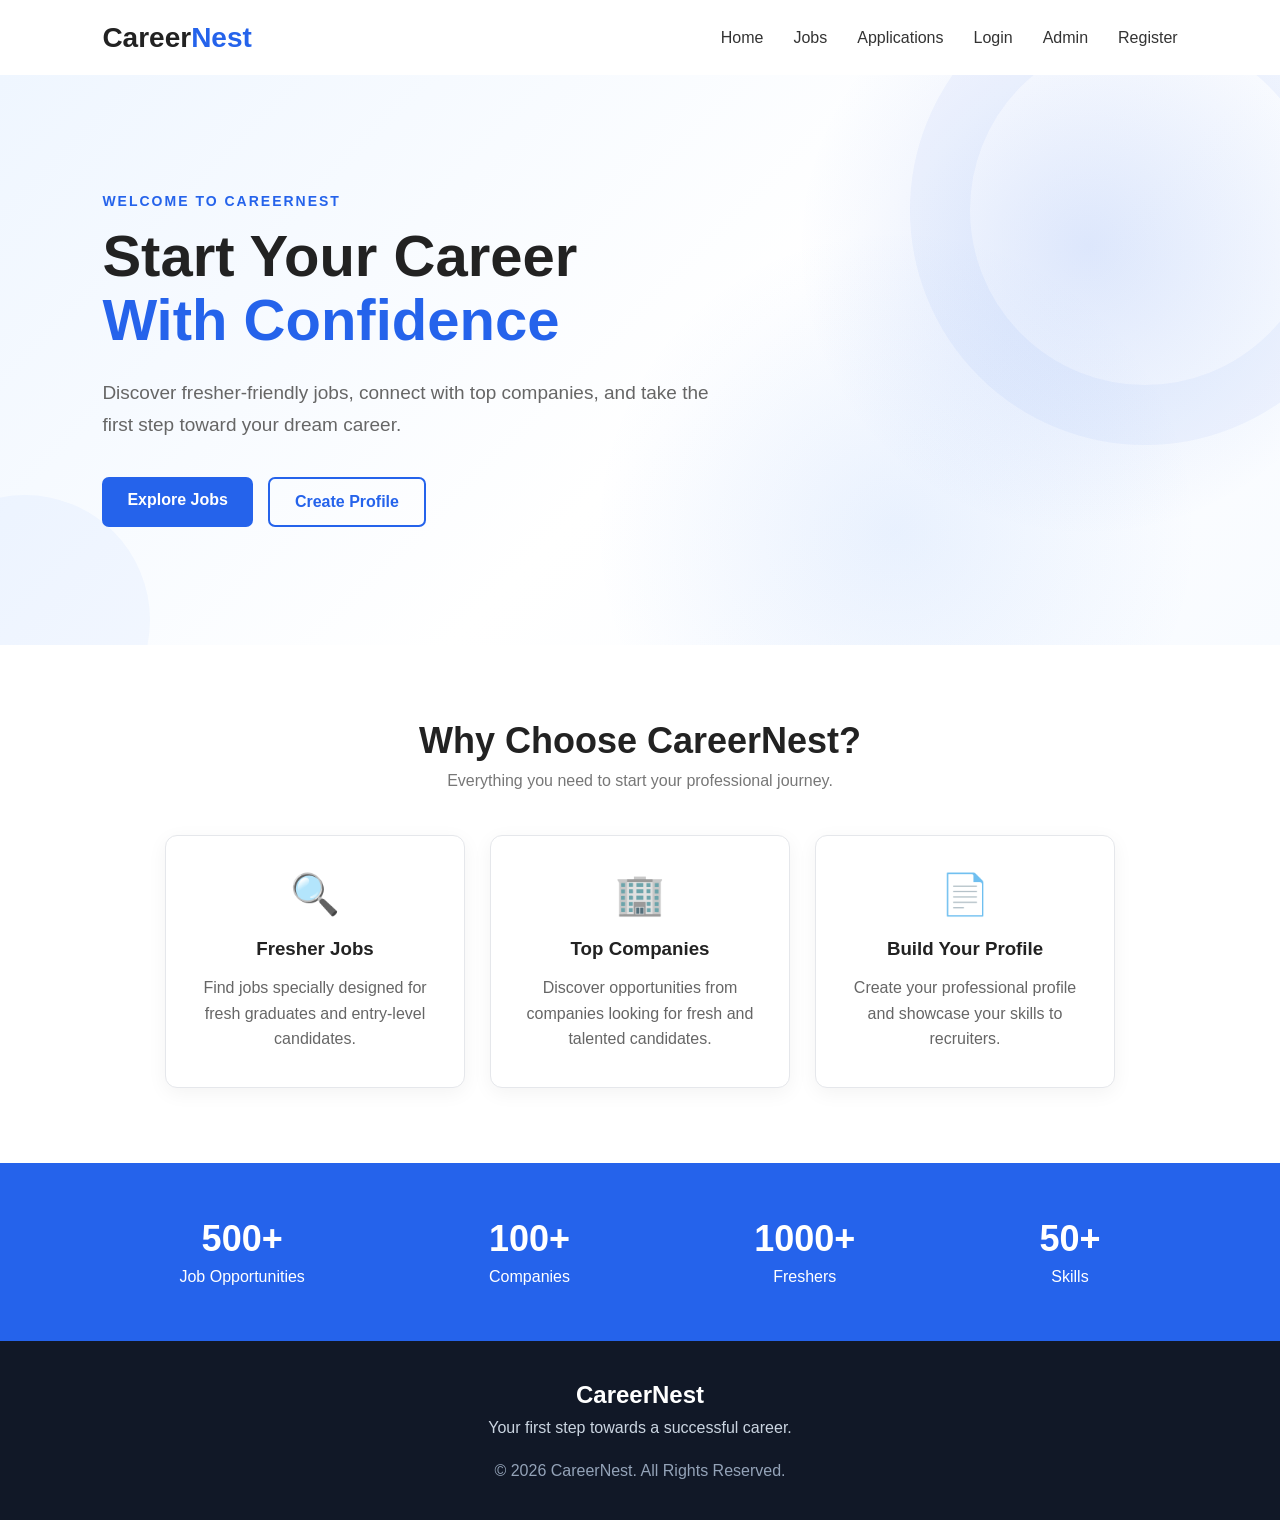
<file: src/main/resources/static/index.html>
<!DOCTYPE html>
<html lang="en">
<head>
    <meta charset="UTF-8">
    <meta name="viewport" content="width=device-width, initial-scale=1.0">
    <title>CareerNest - Fresher Job Portal</title>
    <link rel="stylesheet" href="style.css">
</head>

<body>

<header>
    <nav class="navbar">
        <div class="logo">Career<span>Nest</span></div>

        <ul class="nav-links">
    <li><a href="index.html">Home</a></li>
    <li><a href="jobs.html">Jobs</a></li>
    <li><a href="applications.html">Applications</a></li>
    <li><a href="login.html">Login</a></li>
    <li><a href="admin.html">Admin</a></li>
    <li><a href="register.html">Register</a></li>
</ul>
    </nav>
</header>

<section class="hero">
    <div class="hero-content">
        <p class="small-title">WELCOME TO CAREERNEST</p>

        <h1>Start Your Career<br>
            <span>With Confidence</span>
        </h1>

        <p class="hero-text">
            Discover fresher-friendly jobs, connect with top companies,
            and take the first step toward your dream career.
        </p>

        <div class="hero-buttons">
            <a href="jobs.html" class="primary-btn">Explore Jobs</a>
            <a href="register.html" class="secondary-btn">Create Profile</a>
        </div>
    </div>
</section>

<section class="features">
    <h2>Why Choose CareerNest?</h2>
    <p class="section-description">
        Everything you need to start your professional journey.
    </p>

    <div class="feature-container">

        <div class="feature-card">
            <div class="feature-icon">🔍</div>
            <h3>Fresher Jobs</h3>
            <p>
                Find jobs specially designed for fresh graduates
                and entry-level candidates.
            </p>
        </div>

        <div class="feature-card">
            <div class="feature-icon">🏢</div>
            <h3>Top Companies</h3>
            <p>
                Discover opportunities from companies looking
                for fresh and talented candidates.
            </p>
        </div>

        <div class="feature-card">
            <div class="feature-icon">📄</div>
            <h3>Build Your Profile</h3>
            <p>
                Create your professional profile and showcase
                your skills to recruiters.
            </p>
        </div>

    </div>
</section>

<section class="stats">

    <div class="stat">
        <h2>500+</h2>
        <p>Job Opportunities</p>
    </div>

    <div class="stat">
        <h2>100+</h2>
        <p>Companies</p>
    </div>

    <div class="stat">
        <h2>1000+</h2>
        <p>Freshers</p>
    </div>

    <div class="stat">
        <h2>50+</h2>
        <p>Skills</p>
    </div>

</section>

<footer>
    <div class="footer-content">
        <h2>CareerNest</h2>
        <p>Your first step towards a successful career.</p>
    </div>

    <p class="copyright">
        © 2026 CareerNest. All Rights Reserved.
    </p>
</footer>

<script src="script.js"></script>

</body>
</html>
</file>
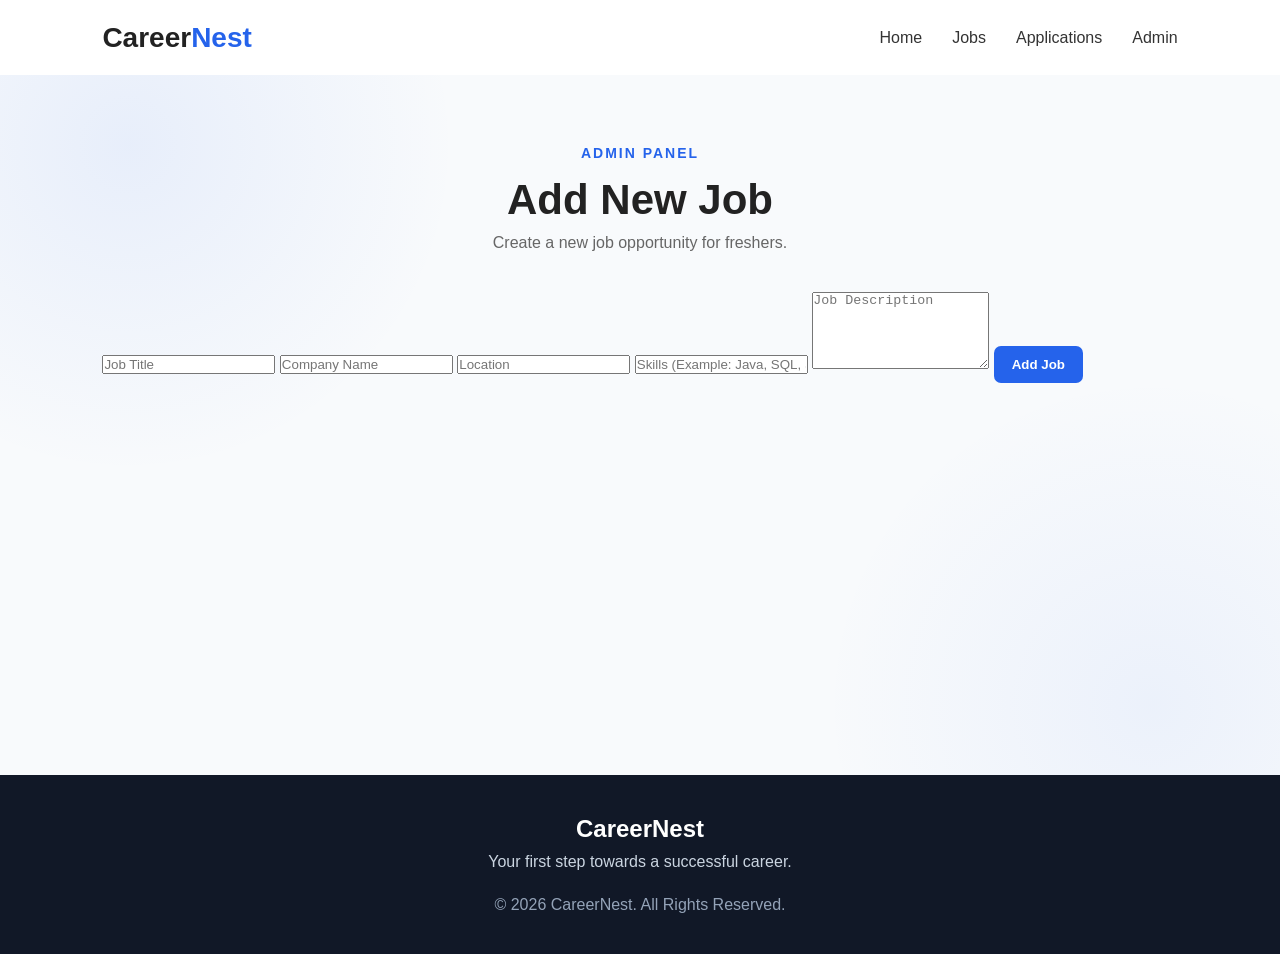
<file: src/main/resources/static/add-job.html>
<!DOCTYPE html>
<html lang="en">

<head>
    <meta charset="UTF-8">
    <meta name="viewport" content="width=device-width, initial-scale=1.0">

    <title>Add Job - CareerNest</title>

    <link rel="stylesheet" href="style.css">
</head>

<body>

<header>
    <nav class="navbar">

        <div class="logo">
            Career<span>Nest</span>
        </div>

        <ul class="nav-links">
            <li><a href="index.html">Home</a></li>
            <li><a href="jobs.html">Jobs</a></li>
            <li><a href="applications.html">Applications</a></li>
            <li><a href="admin.html">Admin</a></li>
        </ul>

    </nav>
</header>

<section class="jobs-section">

    <div class="page-heading">
        <p class="small-title">ADMIN PANEL</p>

        <h1>Add New Job</h1>

        <p>Create a new job opportunity for freshers.</p>
    </div>

    <div class="job-form">

        <input
            type="text"
            id="title"
            placeholder="Job Title"
            required
        >

        <input
            type="text"
            id="company"
            placeholder="Company Name"
            required
        >

        <input
            type="text"
            id="location"
            placeholder="Location"
            required
        >

        <input
            type="text"
            id="skills"
            placeholder="Skills (Example: Java, SQL, Spring Boot)"
            required
        >

        <textarea
            id="description"
            placeholder="Job Description"
            rows="5"
            required
        ></textarea>

        <button class="apply-btn" onclick="addJob()">
            Add Job
        </button>

    </div>

</section>

<footer>

    <div class="footer-content">
        <h2>CareerNest</h2>
        <p>Your first step towards a successful career.</p>
    </div>

    <p class="copyright">
        © 2026 CareerNest. All Rights Reserved.
    </p>

</footer>

<script>

async function addJob() {

    const title = document.getElementById("title").value;
    const company = document.getElementById("company").value;
    const location = document.getElementById("location").value;
    const skills = document.getElementById("skills").value;
    const description = document.getElementById("description").value;

    if (!title || !company || !location || !skills || !description) {
        alert("Please fill all fields.");
        return;
    }

    try {

        const response = await fetch("/api/jobs", {
            method: "POST",
            headers: {
                "Content-Type": "application/json"
            },
            body: JSON.stringify({
                title: title,
                company: company,
                location: location,
                skills: skills,
                description: description
            })
        });

        if (response.ok) {

            alert("Job added successfully! 🎉");

            document.getElementById("title").value = "";
            document.getElementById("company").value = "";
            document.getElementById("location").value = "";
            document.getElementById("skills").value = "";
            document.getElementById("description").value = "";

        } else {

            alert("Failed to add job.");

        }

    } catch (error) {

        console.error(error);
        alert("Unable to connect to server.");

    }
}

</script>

</body>
</html>
</file>
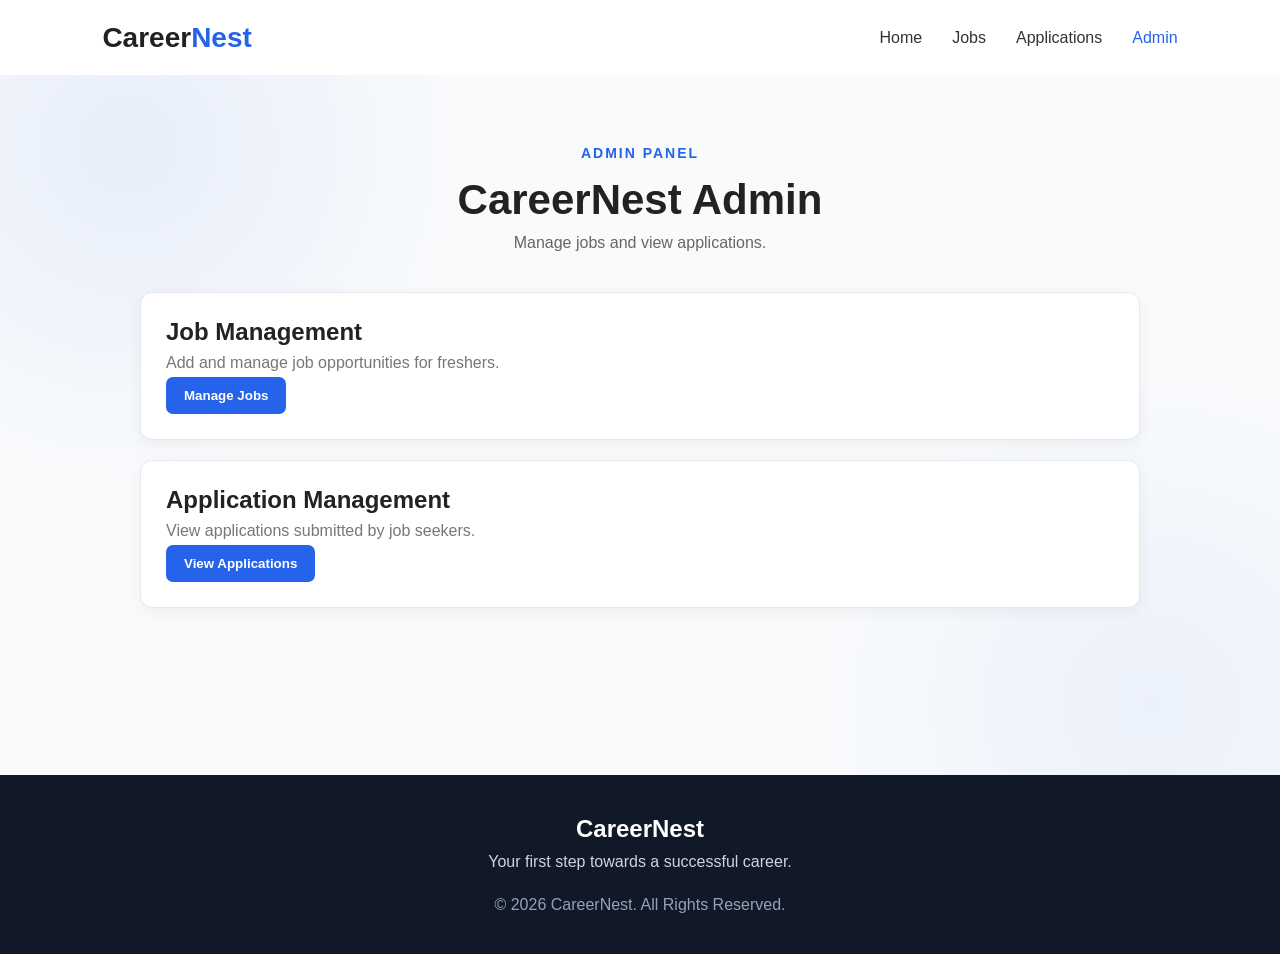
<file: src/main/resources/static/admin.html>
<!DOCTYPE html>
<html lang="en">

<head>
    <meta charset="UTF-8">
    <meta name="viewport" content="width=device-width, initial-scale=1.0">

    <title>Admin - CareerNest</title>

    <link rel="stylesheet" href="style.css">
</head>

<body>

<header>
    <nav class="navbar">

        <div class="logo">
            Career<span>Nest</span>
        </div>

        <ul class="nav-links">
            <li><a href="index.html">Home</a></li>
            <li><a href="jobs.html">Jobs</a></li>
            <li><a href="applications.html">Applications</a></li>
            <li><a href="admin.html" class="active">Admin</a></li>
        </ul>

    </nav>
</header>

<section class="jobs-section">

    <div class="page-heading">
        <p class="small-title">ADMIN PANEL</p>

        <h1>CareerNest Admin</h1>

        <p>
            Manage jobs and view applications.
        </p>
    </div>

    <div class="job-container">

        <div class="job-card">

            <div class="job-info">

                <h2>Job Management</h2>

                <p>
                    Add and manage job opportunities for freshers.
                </p>

                <button class="apply-btn" onclick="window.location.href='manage-job.html'">
    Manage Jobs
</button>

            </div>

        </div>


        <div class="job-card">

            <div class="job-info">

                <h2>Application Management</h2>

                <p>
                    View applications submitted by job seekers.
                </p>

                <button class="apply-btn"
                        onclick="window.location.href='applications.html'">
                    View Applications
                </button>

            </div>

        </div>

    </div>

</section>

<footer>

    <div class="footer-content">
        <h2>CareerNest</h2>
        <p>Your first step towards a successful career.</p>
    </div>

    <p class="copyright">
        © 2026 CareerNest. All Rights Reserved.
    </p>

</footer>

</body>
</html>
</file>
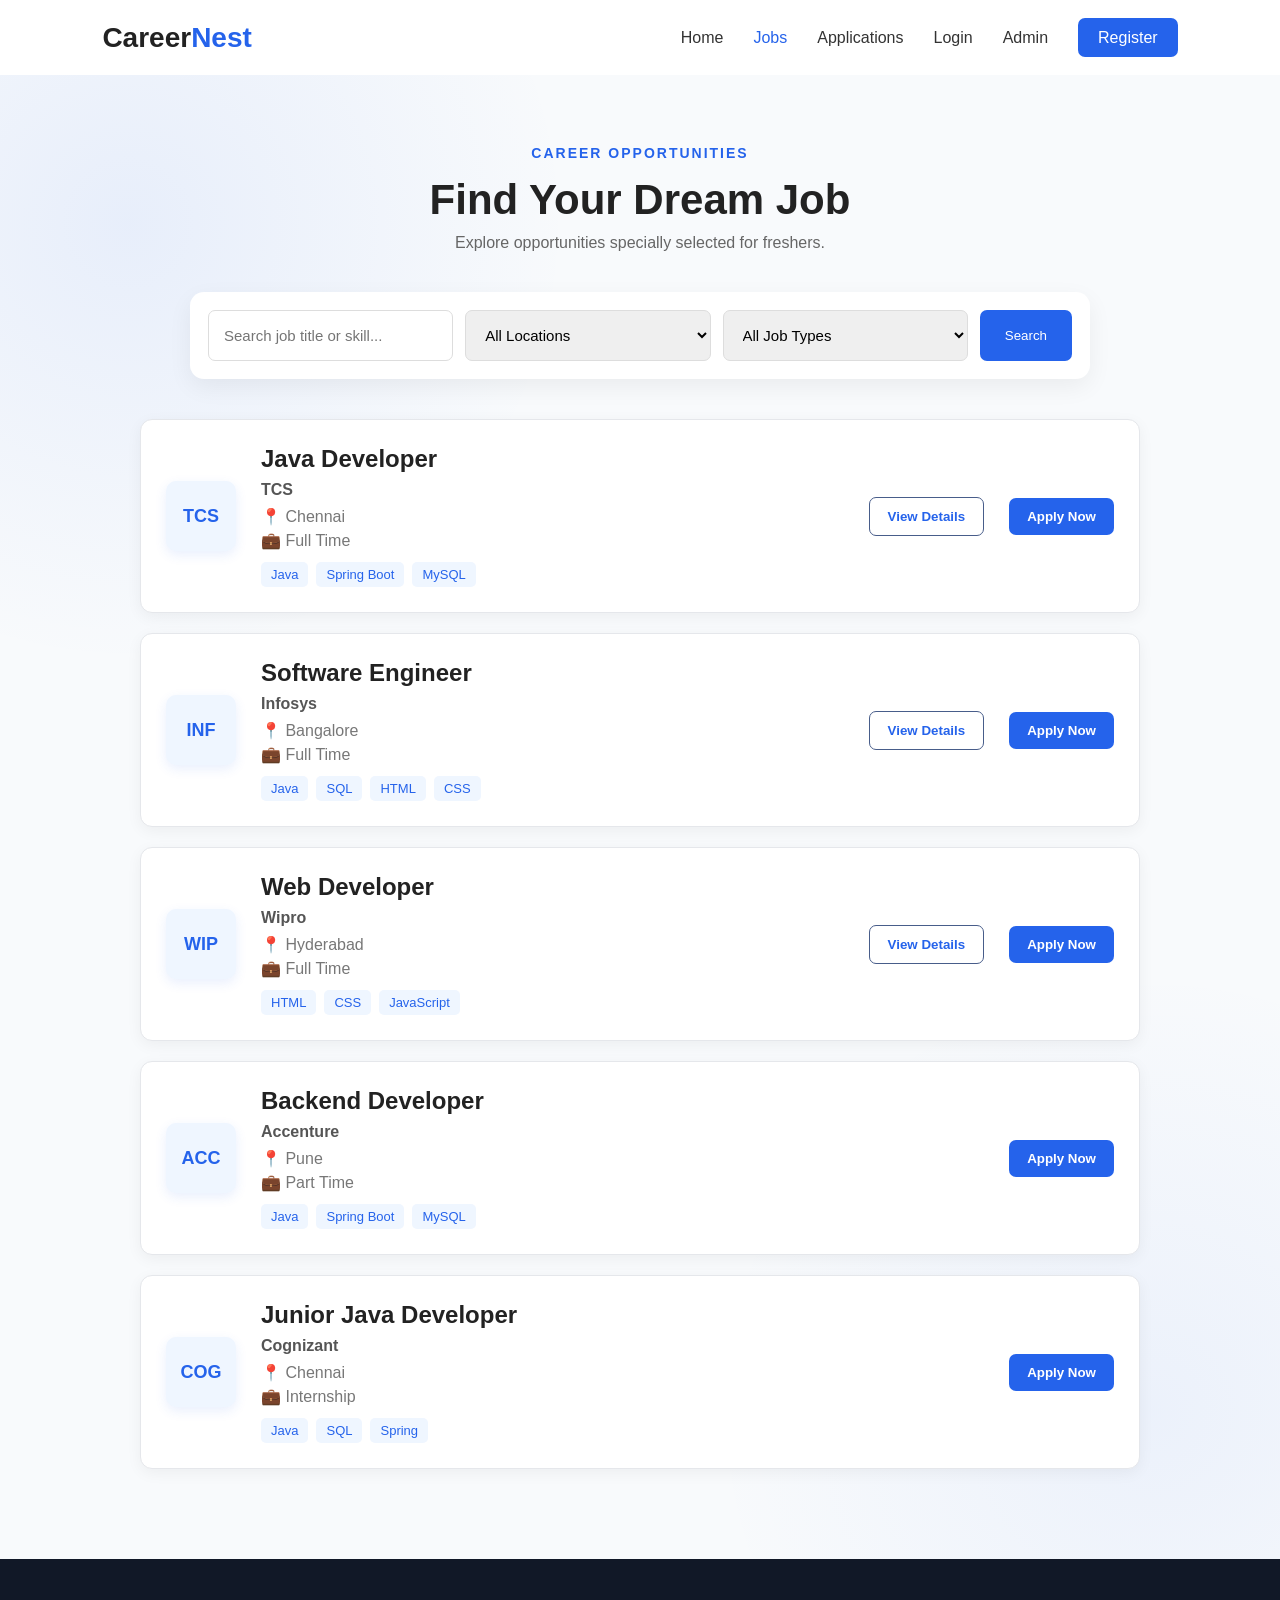
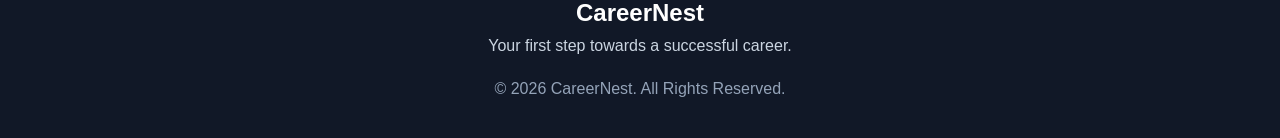
<file: src/main/resources/static/jobs.html>
<!DOCTYPE html>
<html lang="en">

<head>
    <meta charset="UTF-8">
    <meta name="viewport" content="width=device-width, initial-scale=1.0">

    <title>Jobs - CareerNest</title>

    <link rel="stylesheet" href="style.css">
</head>

<body>

<header>
    <nav class="navbar">

        <div class="logo">
            Career<span>Nest</span>
        </div>

        <ul class="nav-links">
            <li><a href="index.html">Home</a></li>
<li><a href="jobs.html" class="active">Jobs</a></li>
<li><a href="applications.html">Applications</a></li>
<li><a href="login.html">Login</a></li>
<li><a href="admin.html">Admin</a></li>
<li><a href="register.html" class="register-btn">Register</a></li>
        </ul>

    </nav>
</header>


<section class="jobs-section">

    <div class="page-heading">

        <p class="small-title">CAREER OPPORTUNITIES</p>

        <h1>Find Your Dream Job</h1>

        <p>
            Explore opportunities specially selected for freshers.
        </p>

    </div>


    <!-- SEARCH -->

    <!-- SEARCH -->

<div class="search-box">

    <input
        type="text"
        id="jobSearch"
        placeholder="Search job title or skill..."
    >

    <select id="locationFilter">
        <option value="">All Locations</option>
        <option value="Chennai">Chennai</option>
        <option value="Bangalore">Bangalore</option>
        <option value="Hyderabad">Hyderabad</option>
        <option value="Pune">Pune</option>
        <option value="Mumbai">Mumbai</option>
    </select>

    <select id="jobTypeFilter">
        <option value="">All Job Types</option>
        <option value="Full Time">Full Time</option>
        <option value="Part Time">Part Time</option>
        <option value="Internship">Internship</option>
        <option value="Remote">Remote</option>
    </select>

    <button onclick="searchJobs()">
        Search
    </button>

</div>


    <!-- JOB CONTAINER -->

    <div class="job-container" id="jobContainer">


        <!-- JOB 1 -->

        <div class="job-card">

            <div class="company-logo">
                TCS
            </div>

            <div class="job-info">

                <h2>Java Developer</h2>

                <h3>TCS</h3>

                <p>📍 Chennai</p>

                <p>💼 Full Time</p>

                <div class="skills">

                    <span>Java</span>

                    <span>Spring Boot</span>

                    <span>MySQL</span>

                </div>

            </div>
            <button class="details-btn" onclick="viewJob(1)">
    View Details
</button>

<button class="apply-btn" onclick="applyJob(1, 'Java Developer')">
    Apply Now
</button>

        </div>


        <!-- JOB 2 -->

        <div class="job-card">

            <div class="company-logo">
                INF
            </div>

            <div class="job-info">

                <h2>Software Engineer</h2>

                <h3>Infosys</h3>

                <p>📍 Bangalore</p>

                <p>💼 Full Time</p>

                <div class="skills">

                    <span>Java</span>

                    <span>SQL</span>

                    <span>HTML</span>

                    <span>CSS</span>

                </div>

            </div>
            <button class="details-btn" onclick="viewJob(2)">
    View Details
</button>

<button class="apply-btn"
        onclick="applyJob(2, 'Software Engineer')">
    Apply Now
</button>

        </div>


        <!-- JOB 3 -->

        <div class="job-card">

            <div class="company-logo">
                WIP
            </div>

            <div class="job-info">

                <h2>Web Developer</h2>

                <h3>Wipro</h3>

                <p>📍 Hyderabad</p>

                <p>💼 Full Time</p>

                <div class="skills">

                    <span>HTML</span>

                    <span>CSS</span>

                    <span>JavaScript</span>

                </div>

            </div>
            <button class="details-btn" onclick="viewJob(3)">
    View Details
</button>

            <button
                class="apply-btn"
                onclick="applyJob(3, 'Web Developer')"
            >
                Apply Now
            </button>

        </div>


        <!-- JOB 4 -->

        <div class="job-card">

            <div class="company-logo">
                ACC
            </div>

            <div class="job-info">

                <h2>Backend Developer</h2>

                <h3>Accenture</h3>

                <p>📍 Pune</p>

                <p>💼 Part Time</p>

                <div class="skills">

                    <span>Java</span>

                    <span>Spring Boot</span>

                    <span>MySQL</span>

                </div>

            </div>

            <button
                class="apply-btn"
                onclick="applyJob(4, 'Backend Developer')"
            >
                Apply Now
            </button>

        </div>


        <!-- JOB 5 -->

        <div class="job-card">

            <div class="company-logo">
                COG
            </div>

            <div class="job-info">

                <h2>Junior Java Developer</h2>

                <h3>Cognizant</h3>

                <p>📍 Chennai</p>

                <p>💼 Internship</p>

                <div class="skills">

                    <span>Java</span>

                    <span>SQL</span>

                    <span>Spring</span>

                </div>

            </div>

            <button
                class="apply-btn"
                onclick="applyJob(5, 'Junior Java Developer')"
            >
                Apply Now
            </button>

        </div>


    </div>
    
        
</section>


<!-- FOOTER -->

<footer>

    <div class="footer-content">

        <h2>CareerNest</h2>

        <p>
            Your first step towards a successful career.
        </p>

    </div>

    <p class="copyright">
        © 2026 CareerNest. All Rights Reserved.
    </p>

</footer>


<script src="script.js"></script>

</body>

</html>
</file>
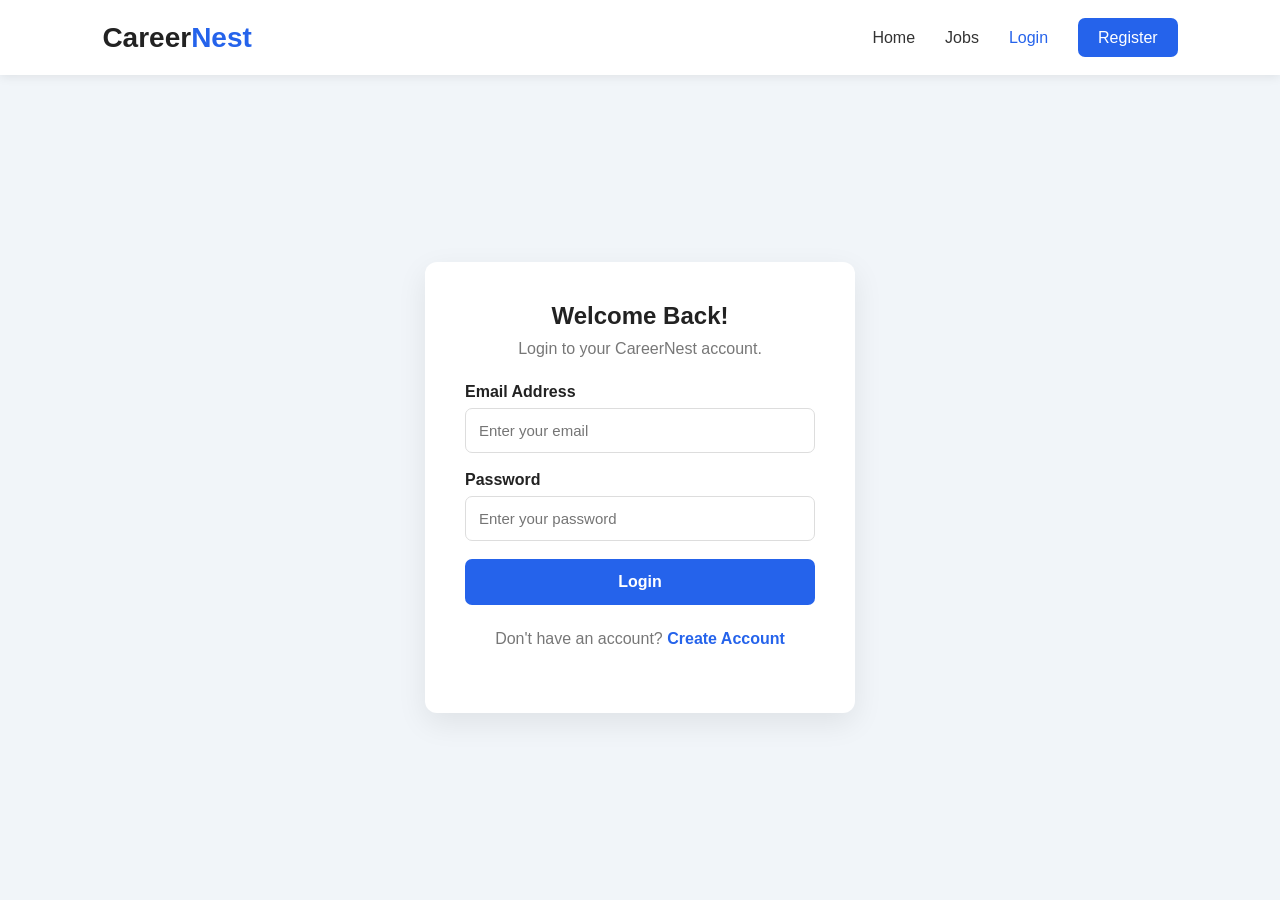
<file: src/main/resources/static/login.html>
<!DOCTYPE html>
<html lang="en">

<head>
    <meta charset="UTF-8">
    <meta name="viewport" content="width=device-width, initial-scale=1.0">

    <title>Login - CareerNest</title>

    <link rel="stylesheet" href="style.css">
</head>

<body class="auth-body">

<header>
    <nav class="navbar">

        <div class="logo">
            Career<span>Nest</span>
        </div>

        <ul class="nav-links">
            <li><a href="index.html">Home</a></li>
            <li><a href="jobs.html">Jobs</a></li>
            <li><a href="login.html" class="active">Login</a></li>
            <li><a href="register.html" class="register-btn">Register</a></li>
        </ul>

    </nav>
</header>

<section class="auth-section">

    <div class="auth-card">

        <h1>Welcome Back!</h1>

        <p>Login to your CareerNest account.</p>

        <form id="loginForm">

            <label>Email Address</label>

            <input
                type="email"
                id="loginEmail"
                placeholder="Enter your email"
                required
            >

            <label>Password</label>

            <input
                type="password"
                id="loginPassword"
                placeholder="Enter your password"
                required
            >

            <button type="submit" class="auth-btn">
                Login
            </button>

        </form>

        <p class="auth-link">
            Don't have an account?
            <a href="register.html">Create Account</a>
        </p>

    </div>

</section>

<script src="script.js"></script>

</body>
</html>
</file>
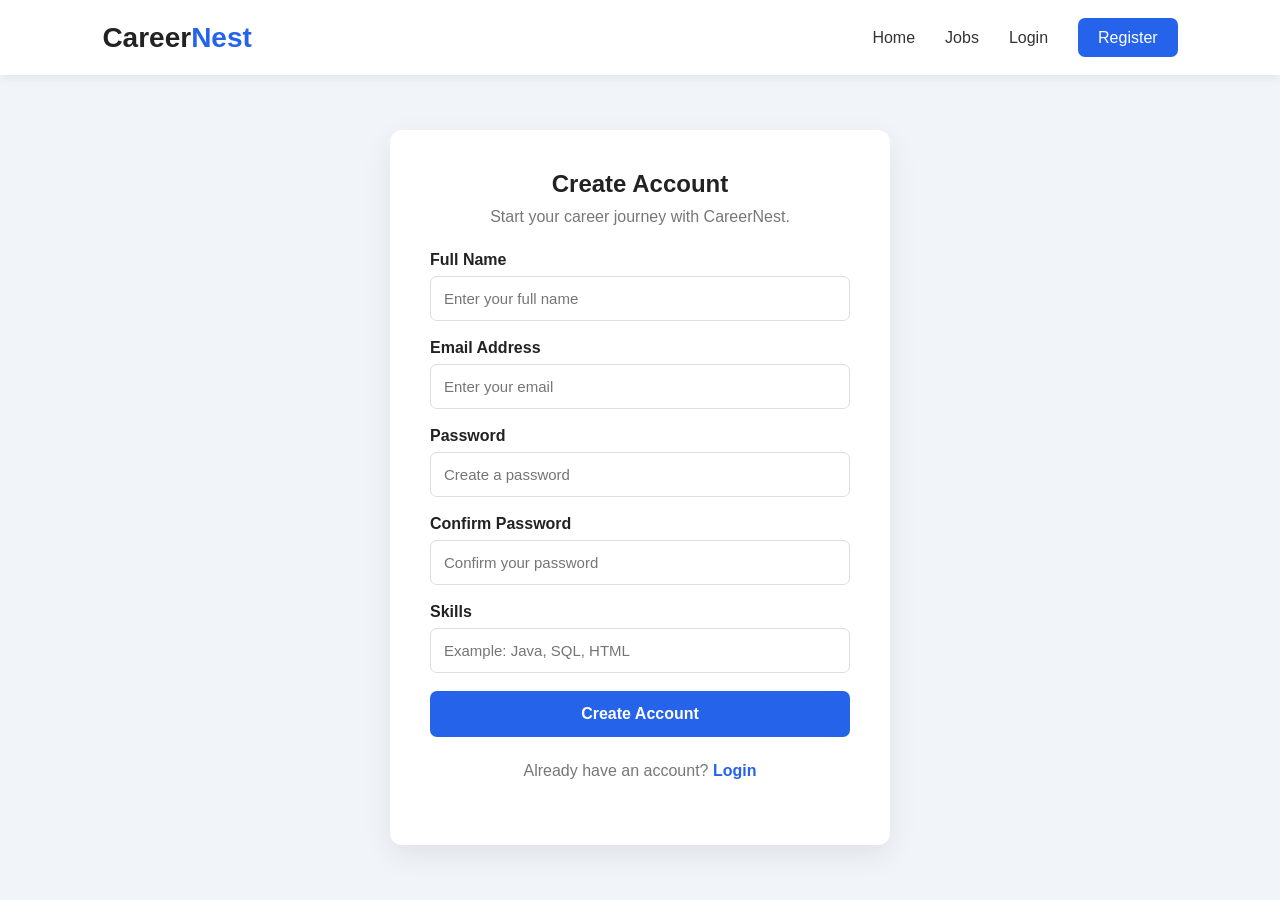
<file: src/main/resources/static/register.html>
<!DOCTYPE html>
<html lang="en">

<head>

    <meta charset="UTF-8">

    <meta name="viewport"
          content="width=device-width, initial-scale=1.0">

    <title>Register - CareerNest</title>

    <link rel="stylesheet" href="style.css">

</head>

<body class="auth-body">

<header>

    <nav class="navbar">

        <div class="logo">
            Career<span>Nest</span>
        </div>

        <ul class="nav-links">

            <li>
                <a href="index.html">Home</a>
            </li>

            <li>
                <a href="jobs.html">Jobs</a>
            </li>

            <li>
                <a href="login.html">Login</a>
            </li>

            <li>
                <a href="register.html"
                   class="register-btn active">
                   Register
                </a>
            </li>

        </ul>

    </nav>

</header>


<section class="auth-section">

    <div class="auth-card register-card">

        <h1>Create Account</h1>

        <p>Start your career journey with CareerNest.</p>


        <form id="registerForm">

            <label>Full Name</label>

            <input
                type="text"
                id="fullName"
                placeholder="Enter your full name"
                required
            >


            <label>Email Address</label>

            <input
                type="email"
                id="registerEmail"
                placeholder="Enter your email"
                required
            >


            <label>Password</label>

            <input
                type="password"
                id="registerPassword"
                placeholder="Create a password"
                required
            >


            <label>Confirm Password</label>

            <input
                type="password"
                id="confirmPassword"
                placeholder="Confirm your password"
                required
            >


            <label>Skills</label>

            <input
                type="text"
                id="skills"
                placeholder="Example: Java, SQL, HTML"
                required
            >


            <button
                type="submit"
                class="auth-btn">
                Create Account
            </button>

        </form>


        <p class="auth-link">

            Already have an account?

            <a href="login.html">
                Login
            </a>

        </p>

    </div>

</section>


<script src="script.js"></script>

</body>
</html>
</file>
<file: src/main/resources/static/style.css>
* {
    margin: 0;
    padding: 0;
    box-sizing: border-box;
}

body {
    font-family: Arial, sans-serif;
    color: #222;
    background:
        radial-gradient(circle at 10% 20%, rgba(37, 99, 235, 0.08), transparent 30%),
        radial-gradient(circle at 90% 80%, rgba(59, 130, 246, 0.08), transparent 30%),
        #f8fafc;
}

/* NAVBAR */

.navbar {
    height: 75px;
    display: flex;
    align-items: center;
    justify-content: space-between;
    padding: 0 8%;
    background: white;
    box-shadow: 0 2px 10px rgba(0, 0, 0, 0.08);
}

.logo {
    font-size: 28px;
    font-weight: bold;
}

.logo span {
    color: #2563eb;
}

.nav-links {
    display: flex;
    align-items: center;
    gap: 30px;
    list-style: none;
}

.nav-links a {
    text-decoration: none;
    color: #333;
    font-weight: 500;
}

.nav-links a:hover,
.nav-links a.active {
    color: #2563eb;
}

.register-btn {
    background: #2563eb;
    color: white !important;
    padding: 11px 20px;
    border-radius: 7px;
}

/* HERO */

.hero {
    min-height: 570px;
    display: flex;
    align-items: center;
    padding: 60px 8%;
    position: relative;
    overflow: hidden;
    background:
        radial-gradient(circle at 85% 30%, rgba(37, 99, 235, 0.15), transparent 25%),
        radial-gradient(circle at 70% 80%, rgba(59, 130, 246, 0.10), transparent 30%),
        linear-gradient(135deg, #eff6ff 0%, #ffffff 55%, #f8fbff 100%);
}
.hero::before {
    content: "";
    position: absolute;
    width: 350px;
    height: 350px;
    border-radius: 50%;
    border: 60px solid rgba(37, 99, 235, 0.05);
    right: -100px;
    top: -100px;
}

.hero::after {
    content: "";
    position: absolute;
    width: 250px;
    height: 250px;
    border-radius: 50%;
    background: rgba(37, 99, 235, 0.04);
    left: -100px;
    bottom: -100px;
}

.hero-content {
    position: relative;
    z-index: 1;
}

.hero-content {
    max-width: 700px;
}

.small-title {
    color: #2563eb;
    font-size: 14px;
    font-weight: bold;
    letter-spacing: 2px;
    margin-bottom: 15px;
}

.hero h1 {
    font-size: 58px;
    line-height: 1.1;
    margin-bottom: 25px;
}

.hero h1 span {
    color: #2563eb;
}

.hero-text {
    font-size: 19px;
    line-height: 1.7;
    color: #666;
    max-width: 620px;
    margin-bottom: 35px;
}

.hero-buttons {
    display: flex;
    gap: 15px;
}

.primary-btn,
.secondary-btn {
    display: inline-block;
    text-decoration: none;
    padding: 14px 25px;
    border-radius: 7px;
    font-weight: bold;
}

.primary-btn {
    background: #2563eb;
    color: white;
}

.secondary-btn {
    border: 2px solid #2563eb;
    color: #2563eb;
}

/* FEATURES */

.features {
    padding: 75px 8%;
    text-align: center;
    background: white;
}

.features h2 {
    font-size: 36px;
    margin-bottom: 10px;
}

.section-description {
    color: #777;
    margin-bottom: 45px;
}

.feature-container {
    display: flex;
    justify-content: center;
    gap: 25px;
    flex-wrap: wrap;
}

.feature-card {
    width: 300px;
    padding: 35px 25px;
    border: 1px solid #e5e7eb;
    border-radius: 12px;
    background: white;
    box-shadow: 0 5px 20px rgba(0, 0, 0, 0.05);
}

.feature-icon {
    font-size: 40px;
    margin-bottom: 20px;
}

.feature-card h3 {
    margin-bottom: 15px;
}

.feature-card p {
    color: #666;
    line-height: 1.6;
}

/* STATS */

.stats {
    display: flex;
    justify-content: space-around;
    flex-wrap: wrap;
    gap: 30px;
    padding: 55px 8%;
    background: #2563eb;
    color: white;
    text-align: center;
}

.stat h2 {
    font-size: 36px;
}

.stat p {
    margin-top: 8px;
}

/* JOBS */

.jobs-section {
    padding: 70px 8%;
    min-height: 700px;
}

.page-heading {
    text-align: center;
    margin-bottom: 40px;
}

.page-heading h1 {
    font-size: 42px;
    margin: 10px 0;
}

.page-heading p:last-child {
    color: #666;
}

.search-box {
    max-width: 900px;
    margin: auto;
    display: flex;
    gap: 12px;
    margin-bottom: 40px;
}

.search-box input,
.search-box select {
    flex: 1;
    padding: 15px;
    border: 1px solid #ddd;
    border-radius: 7px;
    font-size: 15px;
}

.search-box button {
    padding: 15px 25px;
    border: none;
    background: #2563eb;
    color: white;
    border-radius: 7px;
    cursor: pointer;
}

.job-container {
    max-width: 1000px;
    margin: auto;
}

.job-card {
    display: flex;
    align-items: center;
    gap: 25px;
    padding: 25px;
    margin-bottom: 20px;
    background: white;
    border: 1px solid #e5e7eb;
    border-radius: 12px;
    box-shadow: 0 4px 15px rgba(0, 0, 0, 0.05);
}

.company-logo {
    min-width: 70px;
    height: 70px;
    display: flex;
    align-items: center;
    justify-content: center;
    background: #eff6ff;
    color: #2563eb;
    font-weight: bold;
    border-radius: 10px;
}

.job-info {
    flex: 1;
}

.job-info h2 {
    margin-bottom: 8px;
}

.job-info h3 {
    color: #555;
    font-size: 16px;
    margin-bottom: 8px;
}

.job-info p {
    color: #777;
    margin: 5px 0;
}

.skills {
    display: flex;
    gap: 8px;
    margin-top: 12px;
    flex-wrap: wrap;
}

.skills span {
    padding: 5px 10px;
    background: #eff6ff;
    color: #2563eb;
    border-radius: 5px;
    font-size: 13px;
}

.apply-btn {
    padding: 11px 18px;
    border: none;
    border-radius: 7px;
    background: #2563eb;
    color: white;
    cursor: pointer;
}

/* LOGIN / REGISTER */

.auth-body {
    background: #f1f5f9;
    min-height: 100vh;
}

.auth-section {
    min-height: calc(100vh - 75px);
    display: flex;
    justify-content: center;
    align-items: center;
    padding: 50px 20px;
}

.auth-card {
    width: 430px;
    max-width: 100%;
    padding: 40px;
    background: white;
    border-radius: 12px;
    box-shadow: 0 10px 30px rgba(0, 0, 0, 0.08);
}

.register-card {
    width: 500px;
}

.auth-card h1 {
    text-align: center;
    margin-bottom: 10px;
}

.auth-card > p {
    text-align: center;
    color: #777;
    margin-bottom: 25px;
}

.auth-card form {
    display: flex;
    flex-direction: column;
}

.auth-card label {
    margin-bottom: 7px;
    font-weight: bold;
}

.auth-card input {
    padding: 13px;
    margin-bottom: 18px;
    border: 1px solid #ddd;
    border-radius: 7px;
    font-size: 15px;
}

.auth-btn {
    padding: 14px;
    border: none;
    border-radius: 7px;
    background: #2563eb;
    color: white;
    font-size: 16px;
    font-weight: bold;
    cursor: pointer;
}

.auth-link {
    margin-top: 25px;
}

.auth-link a {
    color: #2563eb;
    text-decoration: none;
    font-weight: bold;
}

/* FOOTER */

footer {
    padding: 40px 8%;
    background: #111827;
    color: white;
    text-align: center;
}

.footer-content h2 {
    margin-bottom: 10px;
}

.footer-content p {
    color: #cbd5e1;
}

.copyright {
    margin-top: 25px;
    color: #94a3b8;
}

/* MOBILE */

@media (max-width: 768px) {

    .navbar {
        padding: 0 5%;
    }

    .nav-links {
        gap: 10px;
    }

    .nav-links li:nth-child(1),
    .nav-links li:nth-child(2) {
        display: none;
    }

    .hero h1 {
        font-size: 42px;
    }

    .hero-buttons {
        flex-direction: column;
    }

    .search-box {
        flex-direction: column;
    }

    .job-card {
        flex-direction: column;
        align-items: flex-start;
    }

    .apply-btn {
        width: 100%;
    }
}
/* ============================= */
/* PROFESSIONAL JOBS PAGE */
/* ============================= */

.jobs-section {
    background:
        radial-gradient(circle at 10% 10%, rgba(37, 99, 235, 0.08), transparent 25%),
        radial-gradient(circle at 90% 90%, rgba(37, 99, 235, 0.06), transparent 25%),
        #f8fafc;
}

/* Job cards */

.job-card {
    transition: transform 0.25s ease, box-shadow 0.25s ease;
}

.job-card:hover {
    transform: translateY(-5px);
    box-shadow: 0 12px 30px rgba(0, 0, 0, 0.10);
}

/* Company logo */

.company-logo {
    font-size: 18px;
    box-shadow: 0 4px 12px rgba(37, 99, 235, 0.10);
}

/* View Details button */

.details-btn {
    padding: 11px 18px;
    border: 1px solid #485d8a;
    border-radius: 7px;
    background: white;
    color: #2563eb;
    cursor: pointer;
    font-weight: 600;
    transition: 0.2s ease;
}

.details-btn:hover {
    background: #2563eb;
    color: white;
}

/* Apply button */

.apply-btn {
    font-weight: 600;
    transition: 0.2s ease;
}

.apply-btn:hover {
    background: #1d4ed8;
    transform: translateY(-1px);
}

/* Search area */

.search-box {
    background: white;
    padding: 18px;
    border-radius: 14px;
    box-shadow: 0 8px 25px rgba(0, 0, 0, 0.06);
}

.search-box input,
.search-box select {
    outline: none;
    transition: 0.2s ease;
}

.search-box input:focus,
.search-box select:focus {
    border-color: #2563eb;
    box-shadow: 0 0 0 3px rgba(37, 99, 235, 0.10);
}
</file>
